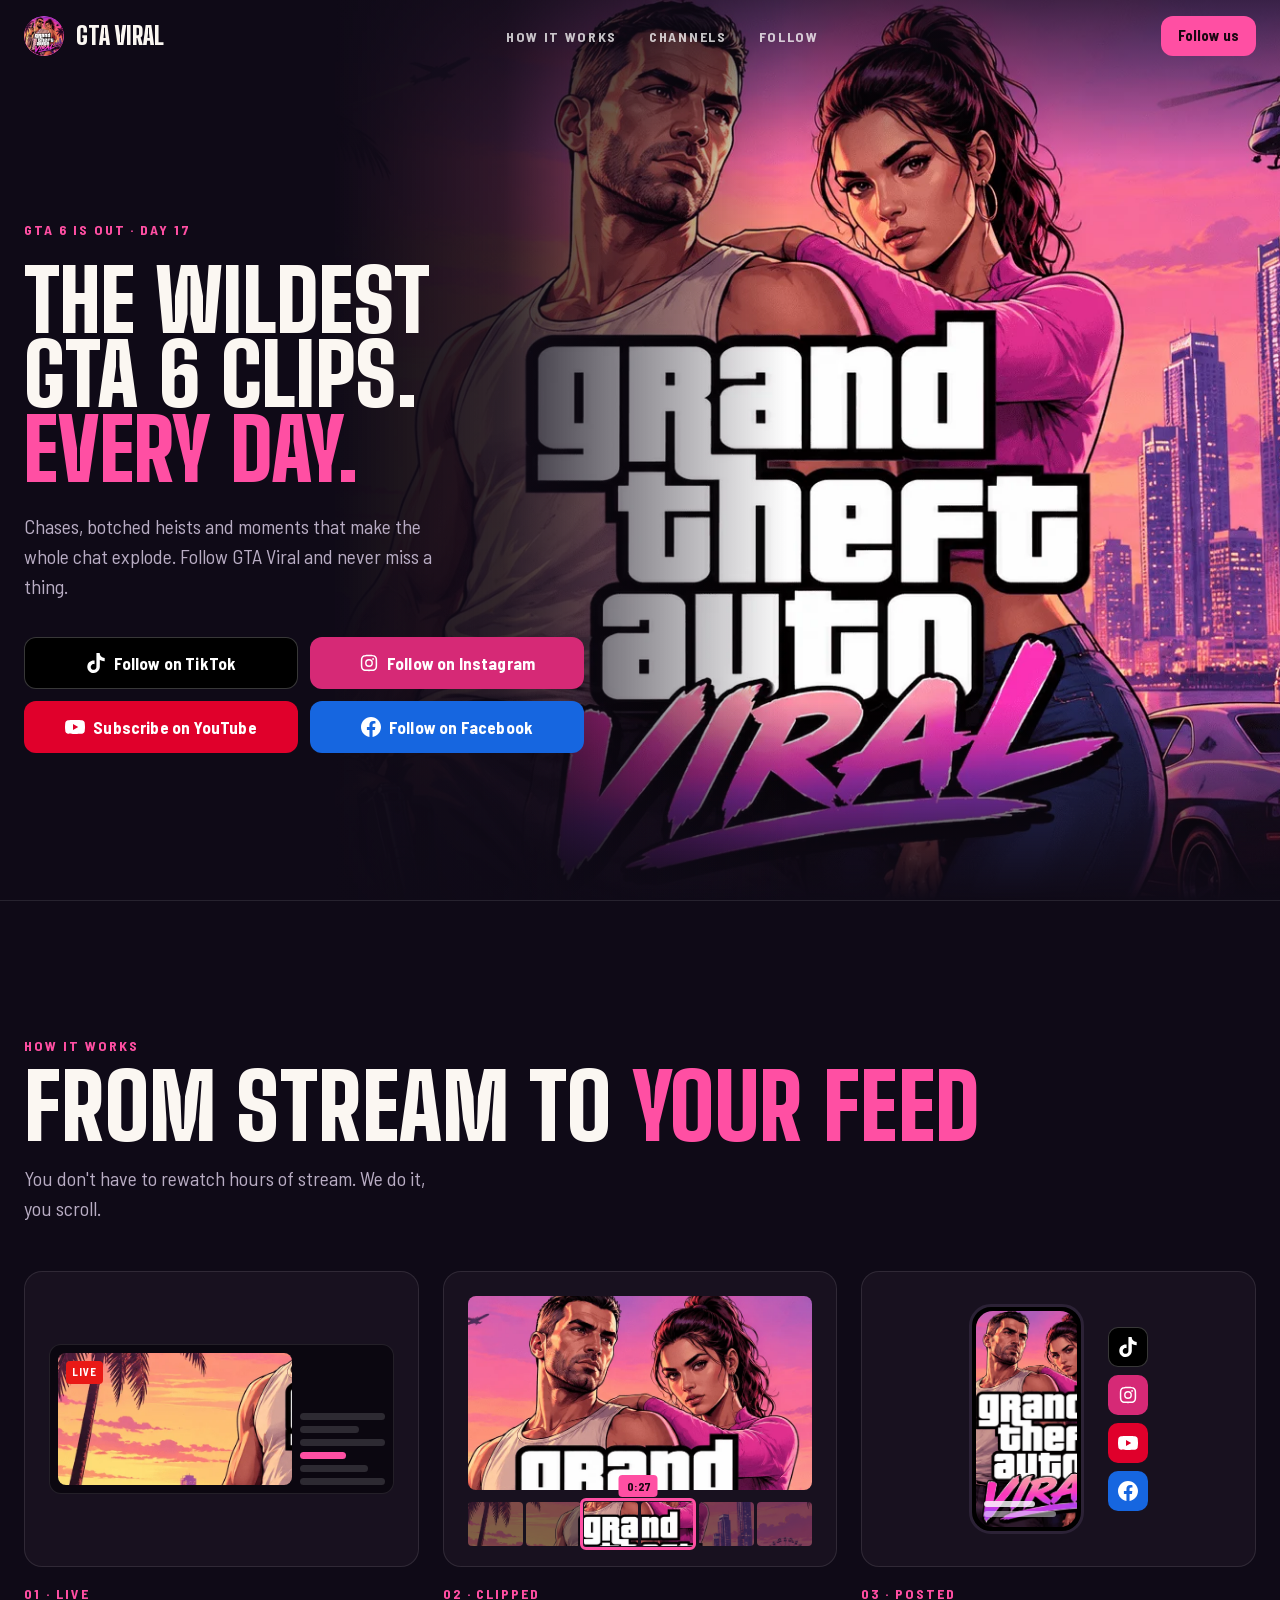
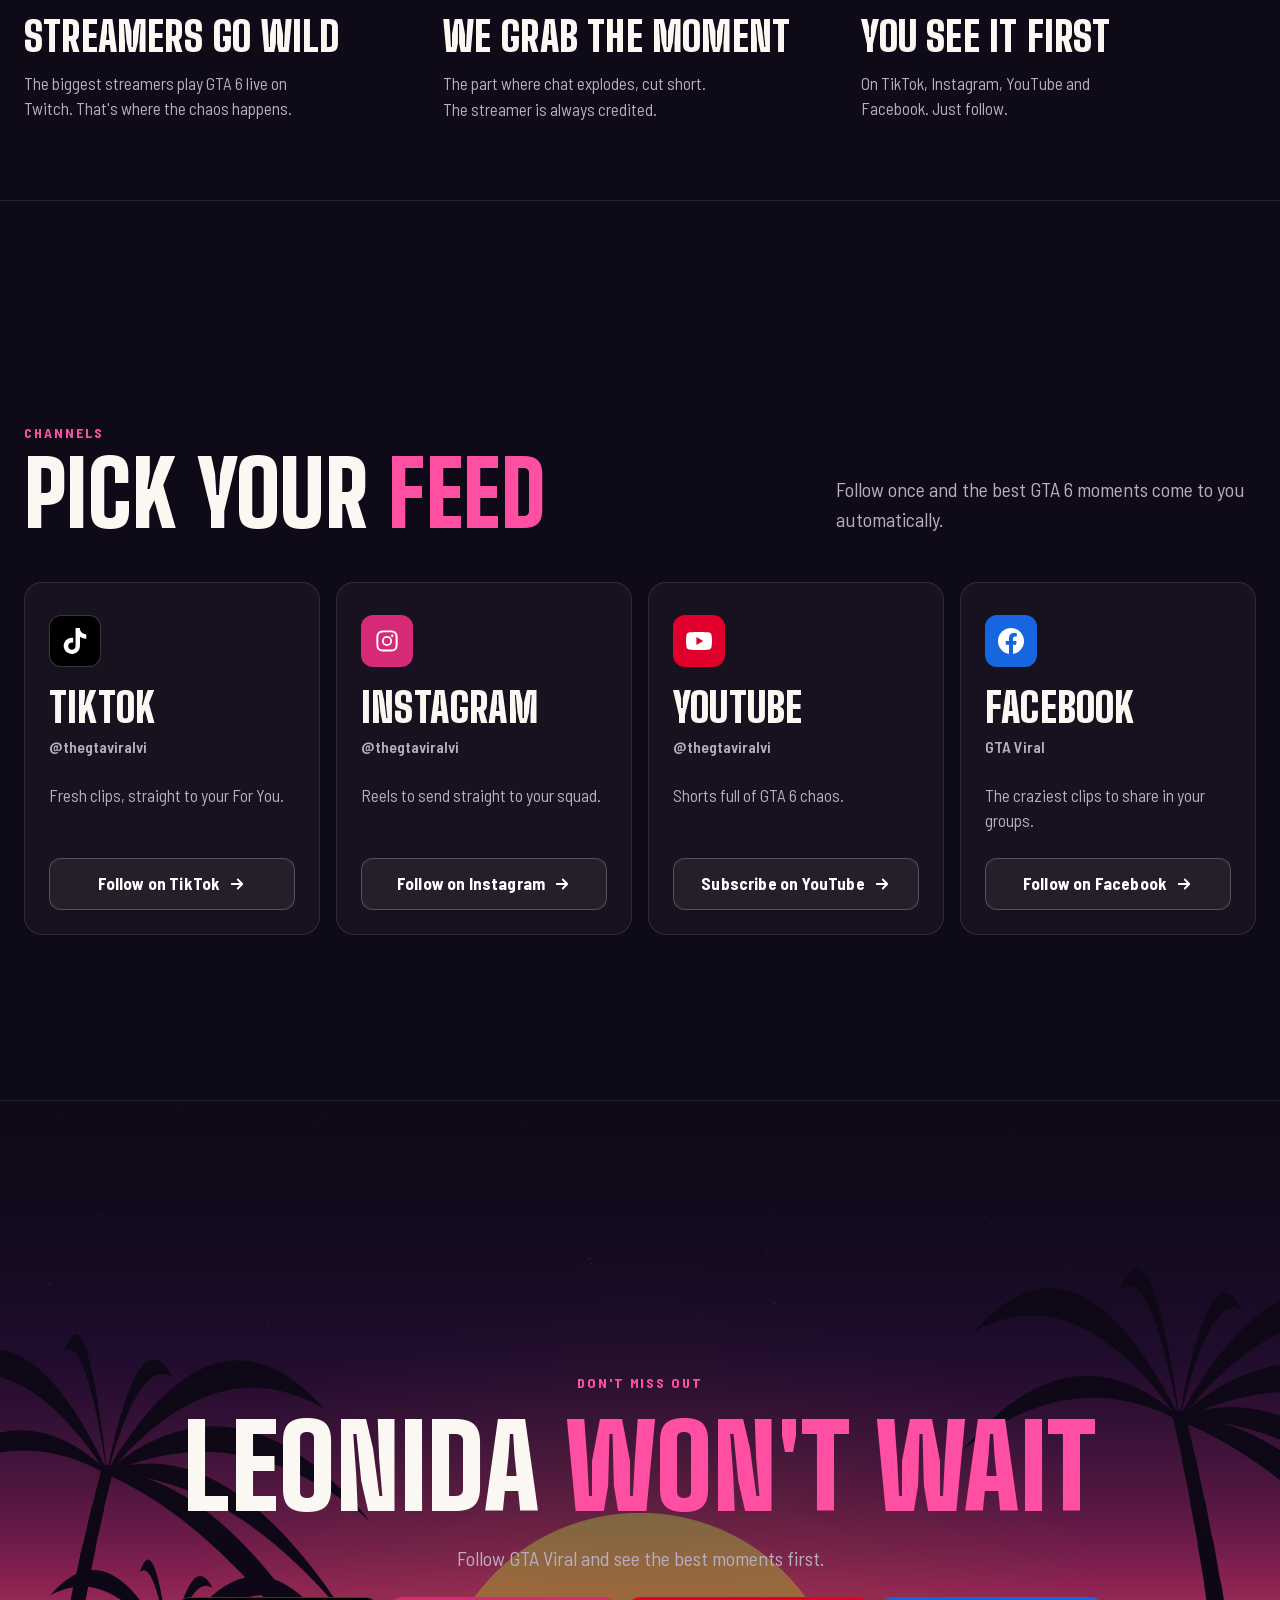
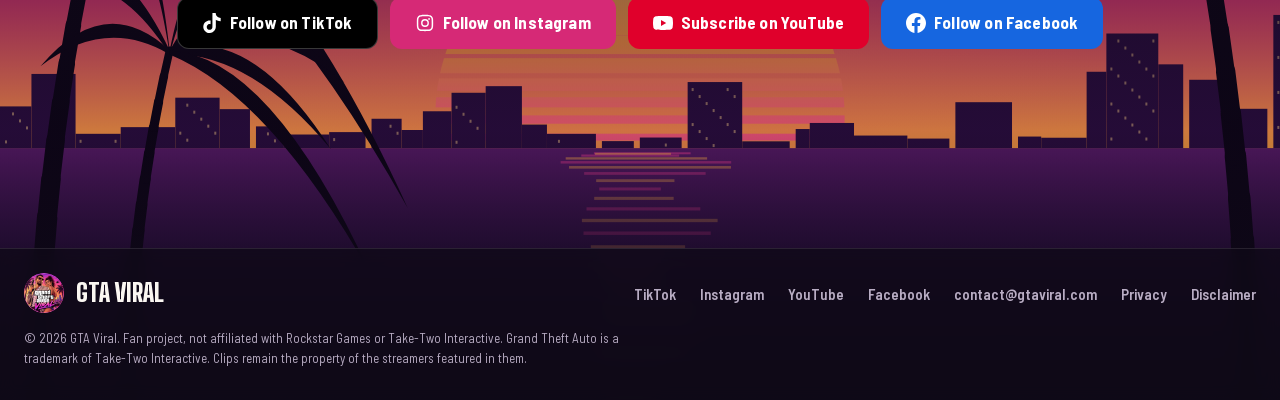
<file: index.html>
<!DOCTYPE html>
<html lang="en">
<head>
<meta charset="utf-8">
<meta name="viewport" content="width=device-width, initial-scale=1">
<title>GTA Viral | The wildest GTA 6 clips from streamers</title>
<meta name="description" content="The craziest GTA 6 moments from streamers, new every day. Follow GTA Viral (@thegtaviralvi) on TikTok, Instagram, YouTube and Facebook.">
<meta name="robots" content="index, follow, max-image-preview:large">
<meta name="theme-color" content="#12081f">
<link rel="canonical" href="https://gtaviral.com/">
<link rel="icon" href="/favicon.png" type="image/png" sizes="48x48">
<link rel="icon" href="assets/logo.webp" type="image/webp">
<link rel="apple-touch-icon" href="assets/apple-touch-icon.png">
<meta property="og:type" content="website">
<meta property="og:locale" content="en_US">
<meta property="og:site_name" content="GTA Viral">
<meta property="og:title" content="GTA Viral | The wildest GTA 6 clips from streamers">
<meta property="og:description" content="The craziest GTA 6 moments from streamers, new every day. Follow us on TikTok, Instagram, YouTube and Facebook.">
<meta property="og:url" content="https://gtaviral.com/">
<meta property="og:image" content="https://gtaviral.com/assets/og-image.jpg">
<meta property="og:image:width" content="1200">
<meta property="og:image:height" content="630">
<meta property="og:image:alt" content="GTA Viral key art at sunset">
<meta name="twitter:card" content="summary_large_image">
<meta name="twitter:title" content="GTA Viral | The wildest GTA 6 clips from streamers">
<meta name="twitter:description" content="The craziest GTA 6 moments from streamers, new every day.">
<meta name="twitter:image" content="https://gtaviral.com/assets/og-image.jpg">
<script type="application/ld+json">
{"@context":"https://schema.org","@graph":[
 {"@type":"Organization","@id":"https://gtaviral.com/#org","name":"GTA Viral","alternateName":"thegtaviralvi","email":"contact@gtaviral.com","url":"https://gtaviral.com/","logo":"https://gtaviral.com/assets/logo.webp",
  "sameAs":["https://www.tiktok.com/@thegtaviralvi","https://www.instagram.com/thegtaviralvi","https://www.youtube.com/@thegtaviralvi","https://www.facebook.com/thegtaviralvi"]},
 {"@type":"WebSite","@id":"https://gtaviral.com/#website","name":"GTA Viral","url":"https://gtaviral.com/","inLanguage":"en-US","publisher":{"@id":"https://gtaviral.com/#org"}}
]}
</script>
<link rel="stylesheet" href="assets/fonts.css">
<link rel="preload" as="image" href="assets/banner.webp" fetchpriority="high">
<style>
/* Three screens: hero with key art, channels, closer with footer.
   One fixed dark theme. Color comes from the key art; the interface itself is flat:
   no gradient text, no glow, one accent color. */
:root{
  --bg:#0f0a17;
  --surface:#18111f;
  --surface-2:#211829;
  --line:rgba(255,255,255,.10);
  --line-strong:rgba(255,255,255,.22);
  --text:#fbf7f2;
  --muted:#b9adc4;
  --accent:#ff4fa3;        /* pink from the VIRAL logo */
  --accent-ink:#1a0712;

  --tiktok:#000; --instagram:#d62976; --youtube:#e0002b; --facebook:#1666e0;

  --display:"Big Shoulders Display","Impact","Arial Narrow",sans-serif;
  --body:"Barlow Semi Condensed","Arial Narrow",system-ui,sans-serif;

  --s1:4px; --s2:8px; --s3:12px; --s4:16px; --s5:24px; --s6:32px; --s7:48px; --s8:64px; --s9:96px;
  --r:12px; --r-lg:18px;
  --nav-h:72px;
  --container:1240px;
  --ease:cubic-bezier(.2,.7,.2,1);
  color-scheme:dark;
}
*,*::before,*::after{box-sizing:border-box}
html{scroll-behavior:smooth}
body{margin:0;background:var(--bg);color:var(--text);font-family:var(--body);font-size:18px;line-height:1.5;-webkit-font-smoothing:antialiased}
img,svg,canvas{display:block;max-width:100%}
a{color:inherit}
h1,h2,h3,p{margin:0}
h1,h2,h3{font-family:var(--display);font-weight:900;text-transform:uppercase;line-height:.88;letter-spacing:.005em;text-wrap:balance}
.accent{color:var(--accent)}
:focus-visible{outline:2px solid var(--text);outline-offset:3px}
@media (prefers-reduced-motion:reduce){html{scroll-behavior:auto}*{transition:none!important}}
.container{width:min(var(--container),100% - 2*var(--s5));margin-inline:auto}
.label{font-size:14px;font-weight:700;letter-spacing:.14em;text-transform:uppercase;color:var(--accent)}
.sub{font-size:20px;color:var(--muted);max-width:42ch}

/* Screens: on desktop one viewport per section */
.screen{position:relative}
@media (min-width:1024px) and (min-height:700px){
  html{scroll-snap-type:y proximity}
  .screen{min-height:100svh;scroll-snap-align:start}
}

/* ---------- Buttons ---------- */
.btn{display:inline-flex;align-items:center;justify-content:center;gap:var(--s2);height:52px;padding:0 var(--s5);
  border-radius:var(--r);border:1px solid transparent;font:700 17px/1 var(--body);letter-spacing:.01em;
  text-decoration:none;white-space:nowrap;color:#fff;cursor:pointer;
  transition:background-color .15s var(--ease),border-color .15s var(--ease),transform .1s var(--ease)}
.btn svg{width:20px;height:20px;fill:currentColor;flex:none}
.btn:active{transform:scale(.97)}
.btn--tiktok{background:var(--tiktok);border-color:var(--line-strong)}
.btn--tiktok:hover{background:#1c1c1c}
.btn--instagram{background:var(--instagram)}
.btn--instagram:hover{background:#e73a88}
.btn--youtube{background:var(--youtube)}
.btn--youtube:hover{background:#f5133f}
.btn--facebook{background:var(--facebook)}
.btn--facebook:hover{background:#2a77ee}
.btn--accent{background:var(--accent);color:var(--accent-ink)}
.btn--accent:hover{background:#ff6cb4}
.btn--sm{height:40px;padding:0 var(--s4);font-size:15px}
.btn-row{display:flex;flex-wrap:wrap;gap:var(--s3)}
.btn-row .v{white-space:pre}

/* ---------- Navigation: transparent over the key art, fixed on scroll ---------- */
.nav{position:fixed;inset:0 0 auto;z-index:30;height:var(--nav-h);transition:background-color .2s,border-color .2s;border-bottom:1px solid transparent}
.nav.is-solid{background:rgba(15,10,23,.9);backdrop-filter:blur(12px);-webkit-backdrop-filter:blur(12px);border-color:var(--line)}
.nav .container{display:flex;align-items:center;justify-content:space-between;gap:var(--s5);height:100%}
.brand{display:inline-flex;align-items:center;gap:var(--s3);text-decoration:none;font-family:var(--display);font-weight:900;font-size:24px;text-transform:uppercase}
.brand img{width:40px;height:40px;border-radius:50%}
.nav-links{display:flex;gap:var(--s6);list-style:none;margin:0;padding:0}
.nav-links a{font-size:14px;font-weight:700;letter-spacing:.12em;text-transform:uppercase;text-decoration:none;color:rgba(255,255,255,.75);transition:color .15s}
.nav-links a:hover{color:#fff}
@media (max-width:720px){.nav-links{display:none}}

/* ---------- Hero ---------- */
.hero{display:flex;align-items:center;overflow:hidden;isolation:isolate;padding-top:var(--nav-h)}
.hero-art{position:absolute;inset:0 0 0 auto;width:74%;z-index:-1}
.hero-art img{width:100%;height:100%;object-fit:cover;object-position:50% 40%}
.hero-art::after{content:"";position:absolute;inset:0;
  background:linear-gradient(90deg,var(--bg) 0%,rgba(15,10,23,.85) 18%,rgba(15,10,23,0) 48%),
             linear-gradient(0deg,var(--bg) 0%,rgba(15,10,23,0) 22%),
             linear-gradient(180deg,rgba(15,10,23,.7) 0%,rgba(15,10,23,0) 18%)}
.hero-copy{display:grid;gap:var(--s5);max-width:560px;padding-block:var(--s8)}
.hero h1{font-size:clamp(60px,6.6vw,108px)}
.hero .btn-row{margin-top:var(--s3);max-width:560px}
.hero .btn-row .btn{flex:1 1 calc(50% - var(--s3))}
@media (max-width:1023px){
  .hero{flex-direction:column;align-items:stretch;padding-top:var(--nav-h)}
  .hero-art{position:relative;width:100%;inset:auto;aspect-ratio:1672/941}
  .hero-art::after{background:linear-gradient(0deg,var(--bg) 0%,rgba(15,10,23,0) 35%)}
  .hero-copy{max-width:none;padding-block:var(--s5) var(--s8)}
  .hero h1{font-size:clamp(52px,13vw,96px)}
}
@media (max-width:520px){.hero .btn-row .v{display:none}}


/* ---------- How it works ---------- */
.how{display:flex;flex-direction:column;justify-content:center;padding-block:calc(var(--nav-h) + var(--s7)) var(--s8);border-top:1px solid var(--line)}
.how-head{display:flex;flex-wrap:wrap;align-items:flex-end;justify-content:space-between;gap:var(--s4) var(--s7);margin-bottom:var(--s7)}
.how-head > div{display:grid;gap:var(--s3)}
.how h2{font-size:clamp(56px,7vw,104px)}
.steps{display:grid;grid-template-columns:repeat(3,minmax(0,1fr));gap:var(--s5);list-style:none;margin:0;padding:0}
@media (max-width:860px){.steps{grid-template-columns:1fr}}
.step{display:grid;gap:var(--s4);align-content:start}
.step-visual{position:relative;aspect-ratio:4/3;border-radius:var(--r-lg);overflow:hidden;background:var(--surface);border:1px solid var(--line);display:grid;place-items:center;padding:var(--s5)}
.step-num{font-size:14px;font-weight:700;letter-spacing:.14em;text-transform:uppercase;color:var(--accent)}
.step h3{font-size:40px}
.step p{font-size:17px;color:var(--muted);max-width:36ch}
.art{background-image:url(assets/banner.webp);background-repeat:no-repeat}
/* 1: livestream */
.player{width:100%;display:grid;grid-template-columns:1fr 26%;gap:var(--s2);background:#0b0710;border:1px solid var(--line);border-radius:var(--r);padding:var(--s2)}
.player .screen-img{aspect-ratio:16/9;border-radius:8px;background-size:300%;background-position:0% 45%;position:relative}
.live{position:absolute;top:8px;left:8px;background:#e91916;color:#fff;font-size:11px;font-weight:700;letter-spacing:.08em;padding:3px 6px;border-radius:4px}
.chat{display:grid;gap:6px;align-content:end}
.chat i{display:block;height:7px;border-radius:4px;background:rgba(255,255,255,.14)}
.chat i:nth-child(2){width:70%}.chat i:nth-child(4){width:55%;background:var(--accent)}.chat i:nth-child(5){width:80%}
/* 2: cutting */
.cut{width:100%;display:grid;gap:var(--s3)}
.cut-preview{aspect-ratio:16/9;border-radius:8px;background-size:220%;background-position:48% 4%}
.strip{position:relative;display:grid;grid-template-columns:repeat(6,1fr);gap:3px;height:44px}
.strip span{border-radius:4px;background-size:600%;opacity:.45}
.strip span:nth-child(1){background-position:0% 40%}.strip span:nth-child(2){background-position:20% 40%}.strip span:nth-child(3){background-position:40% 40%;opacity:1}
.strip span:nth-child(4){background-position:60% 40%;opacity:1}.strip span:nth-child(5){background-position:80% 40%}.strip span:nth-child(6){background-position:100% 40%}
.strip .sel{position:absolute;top:-4px;bottom:-4px;left:calc(33.3% - 2px);width:calc(33.3% + 1px);border:3px solid var(--accent);border-radius:6px}
.strip .sel b{position:absolute;top:-26px;left:50%;transform:translateX(-50%);background:var(--accent);color:var(--accent-ink);font-size:12px;font-weight:700;padding:2px 8px;border-radius:4px}
/* 3: feed */
.feed{display:flex;align-items:center;gap:var(--s5);height:100%}
.phone{height:100%;max-height:230px;aspect-ratio:9/18;border-radius:22px;border:3px solid #2c2236;background:#000;padding:4px;position:relative}
.phone .clip{width:100%;height:100%;border-radius:17px;background-size:auto 100%;background-position:44% 0}
.phone .who{position:absolute;left:12px;bottom:14px;right:12px;display:grid;gap:4px}
.phone .who i{display:block;height:6px;border-radius:3px;background:rgba(255,255,255,.8);width:60%}
.phone .who i+i{width:85%;background:rgba(255,255,255,.45)}
.feed-icons{display:grid;gap:var(--s2)}
.feed-icons span{width:40px;height:40px;border-radius:10px;display:grid;place-items:center}
.feed-icons svg{width:20px;height:20px;fill:#fff}

/* ---------- Channels ---------- */
.channels{display:flex;flex-direction:column;justify-content:center;padding-block:calc(var(--nav-h) + var(--s7)) var(--s8);border-top:1px solid var(--line)}
.channels-head{display:flex;flex-wrap:wrap;align-items:flex-end;justify-content:space-between;gap:var(--s4) var(--s7);margin-bottom:var(--s7)}
.channels-head > div{display:grid;gap:var(--s3)}
.channels h2{font-size:clamp(56px,7vw,104px)}
.cards{display:grid;grid-template-columns:repeat(4,minmax(0,1fr));gap:var(--s4)}
@media (max-width:1023px){.cards{grid-template-columns:repeat(2,minmax(0,1fr))}}
@media (max-width:560px){.cards{grid-template-columns:1fr}.card{padding:var(--s5);gap:var(--s4)}.card h3{font-size:32px}.card p{min-height:0}}
.card{--c:var(--accent);position:relative;display:flex;flex-direction:column;gap:var(--s5);padding:var(--s6) var(--s5) var(--s5);
  background:var(--surface);border:1px solid var(--line);border-radius:var(--r-lg);
  transition:border-color .2s var(--ease),background-color .2s var(--ease)}
.card:hover{border-color:var(--c);background:var(--surface-2)}
.card:active{transform:scale(.99)}
.card-icon{width:52px;height:52px;border-radius:var(--r);display:grid;place-items:center;background:var(--c)}
.card-icon svg{width:26px;height:26px;fill:#fff}
.card-body{display:grid;gap:var(--s2)}
.card h3{font-size:40px}
.card .handle{font-size:16px;font-weight:600;color:var(--muted)}
.card p{font-size:17px;color:var(--muted);min-height:3em}
.card .btn{margin-top:auto;background:rgba(255,255,255,.06);border-color:var(--line-strong)}
.card:hover .btn{background:var(--c);border-color:var(--c)}
.card .btn .arrow{width:18px;height:18px;fill:none;stroke:currentColor;stroke-width:2.4;transition:transform .15s var(--ease)}
.card:hover .btn .arrow{transform:translateX(3px)}
.card .btn::after{content:"";position:absolute;inset:0;border-radius:var(--r-lg)}
.card--tiktok{--c:#000}.card--tiktok .card-icon{border:1px solid var(--line-strong)}.card--tiktok:hover{border-color:#fff}.card--tiktok:hover .btn{border-color:#fff}
.card--instagram{--c:var(--instagram)}
.card--youtube{--c:var(--youtube)}
.card--facebook{--c:var(--facebook)}

/* ---------- Closer + footer ---------- */
.closing{display:flex;flex-direction:column;overflow:hidden;isolation:isolate;border-top:1px solid var(--line)}
.closing canvas{position:absolute;inset:0;width:100%;height:100%;z-index:-2}
.closing::before{content:"";position:absolute;inset:0;z-index:-1;background:linear-gradient(180deg,var(--bg) 0%,rgba(15,10,23,.55) 45%,rgba(15,10,23,.2) 70%,rgba(15,10,23,.85) 100%)}
.closing-cta{flex:1;display:grid;align-content:center;justify-items:center;text-align:center;gap:var(--s5);padding-block:calc(var(--nav-h) + var(--s7)) var(--s7)}
.closing h2{font-size:clamp(64px,9vw,148px)}
.closing .btn-row{justify-content:center}
.footer{padding-block:var(--s5) var(--s6);border-top:1px solid var(--line);background:rgba(15,10,23,.75);backdrop-filter:blur(8px);-webkit-backdrop-filter:blur(8px)}
.footer-row{display:flex;flex-wrap:wrap;align-items:center;justify-content:space-between;gap:var(--s4) var(--s6)}
.footer-links{display:flex;flex-wrap:wrap;gap:var(--s5);list-style:none;margin:0;padding:0}
.footer-links a{font-size:15px;font-weight:600;color:var(--muted);text-decoration:none}
.footer-links a:hover{color:var(--text)}
.legal{margin-top:var(--s4);font-size:13px;color:var(--muted);max-width:90ch}
@media (max-width:720px){.closing .btn-row{display:grid;grid-template-columns:1fr 1fr;width:100%}.closing .btn-row .v{display:none}}

/* ---------- Mobile: sticky social bar ---------- */
.sticky{display:none}
@media (max-width:720px){
  .sticky{display:flex;align-items:center;gap:var(--s2);position:fixed;left:0;right:0;bottom:0;z-index:40;
    padding:var(--s3) var(--s4) calc(var(--s3) + env(safe-area-inset-bottom));background:rgba(15,10,23,.95);
    border-top:1px solid var(--line);transform:translateY(110%);transition:transform .25s var(--ease)}
  .sticky.is-visible{transform:none}
  .sticky strong{font-family:var(--display);font-weight:900;text-transform:uppercase;font-size:20px;white-space:nowrap;margin-right:auto}
  .sticky a{width:44px;height:44px;border-radius:var(--r);display:grid;place-items:center}
  .sticky svg{width:20px;height:20px;fill:#fff}
  body{padding-bottom:76px}
}
</style>
</head>
<body>

<svg width="0" height="0" style="position:absolute" aria-hidden="true">
  <defs>
    <symbol id="i-tiktok" viewBox="0 0 24 24"><path d="M12.53.02c1.31-.02 2.61-.01 3.91-.02.08 1.53.63 3.09 1.75 4.17 1.12 1.11 2.7 1.62 4.24 1.79v4.03c-1.44-.05-2.89-.35-4.2-.97-.57-.26-1.1-.59-1.62-.93-.01 2.92.01 5.84-.02 8.75-.08 1.4-.54 2.79-1.35 3.94-1.31 1.92-3.58 3.17-5.91 3.21-1.43.08-2.86-.31-4.08-1.03-2.02-1.19-3.44-3.37-3.65-5.71-.02-.5-.03-1-.01-1.49.18-1.9 1.12-3.72 2.58-4.96 1.66-1.44 3.98-2.13 6.15-1.72.02 1.48-.04 2.96-.04 4.44-.99-.32-2.15-.23-3.02.37-.63.41-1.11 1.04-1.36 1.75-.21.51-.15 1.07-.14 1.61.24 1.64 1.82 3.02 3.5 2.87 1.12-.01 2.19-.66 2.77-1.61.19-.33.4-.67.41-1.06.1-1.79.06-3.57.07-5.36.01-4.03-.01-8.05.02-12.07z"/></symbol>
    <symbol id="i-instagram" viewBox="0 0 24 24"><path d="M12 7.3A4.7 4.7 0 1 0 12 16.7 4.7 4.7 0 0 0 12 7.3zm0 7.7a3 3 0 1 1 0-6 3 3 0 0 1 0 6zm4.9-8.98a1.1 1.1 0 1 1 0 2.2 1.1 1.1 0 0 1 0-2.2zM12 2.2c-2.66 0-3 .01-4.04.06-1.04.05-1.76.21-2.38.46a4.8 4.8 0 0 0-1.74 1.13A4.8 4.8 0 0 0 2.71 5.6c-.24.62-.41 1.34-.46 2.38C2.2 9.02 2.2 9.36 2.2 12s.01 2.98.06 4.02c.05 1.04.21 1.76.46 2.38.25.65.59 1.2 1.13 1.74.55.55 1.1.88 1.74 1.13.62.24 1.34.41 2.38.46 1.04.05 1.38.06 4.04.06s2.98-.01 4.02-.06c1.04-.05 1.76-.21 2.38-.46a4.8 4.8 0 0 0 1.74-1.13 4.8 4.8 0 0 0 1.13-1.74c.24-.62.41-1.34.46-2.38.05-1.04.06-1.38.06-4.02s-.01-2.98-.06-4.02c-.05-1.04-.21-1.76-.46-2.38a4.8 4.8 0 0 0-1.13-1.74 4.8 4.8 0 0 0-1.74-1.13c-.62-.24-1.34-.41-2.38-.46C14.98 2.21 14.64 2.2 12 2.2zm0 1.76c2.6 0 2.92.01 3.94.06.95.04 1.47.2 1.81.33.46.18.78.39 1.12.73.34.34.55.66.73 1.12.13.34.29.86.33 1.81.05 1.02.06 1.33.06 3.94s-.01 2.92-.06 3.94c-.04.95-.2 1.47-.33 1.81-.18.46-.39.78-.73 1.12-.34.34-.66.55-1.12.73-.34.13-.86.29-1.81.33-1.02.05-1.33.06-3.94.06s-2.92-.01-3.94-.06c-.95-.04-1.47-.2-1.81-.33a3 3 0 0 1-1.12-.73 3 3 0 0 1-.73-1.12c-.13-.34-.29-.86-.33-1.81C3.97 14.92 3.96 14.6 3.96 12s.01-2.92.06-3.94c.04-.95.2-1.47.33-1.81.18-.46.39-.78.73-1.12.34-.34.66-.55 1.12-.73.34-.13.86-.29 1.81-.33C9.08 3.97 9.4 3.96 12 3.96z"/></symbol>
    <symbol id="i-youtube" viewBox="0 0 24 24"><path d="M23.5 6.2a3 3 0 0 0-2.1-2.1C19.5 3.6 12 3.6 12 3.6s-7.5 0-9.4.5A3 3 0 0 0 .5 6.2 31.4 31.4 0 0 0 0 12a31.4 31.4 0 0 0 .5 5.8 3 3 0 0 0 2.1 2.1c1.9.5 9.4.5 9.4.5s7.5 0 9.4-.5a3 3 0 0 0 2.1-2.1A31.4 31.4 0 0 0 24 12a31.4 31.4 0 0 0-.5-5.8zM9.6 15.6V8.4l6.3 3.6-6.3 3.6z"/></symbol>
    <symbol id="i-facebook" viewBox="0 0 24 24"><path d="M24 12.07C24 5.4 18.63 0 12 0S0 5.4 0 12.07C0 18.1 4.39 23.1 10.13 24v-8.44H7.08v-3.49h3.05V9.41c0-3.02 1.79-4.69 4.53-4.69 1.31 0 2.68.23 2.68.23v2.97h-1.51c-1.49 0-1.96.93-1.96 1.89v2.26h3.33l-.53 3.49h-2.8V24C19.61 23.1 24 18.1 24 12.07z"/></symbol>
    <symbol id="i-arrow" viewBox="0 0 24 24"><path d="M5 12h14M13 6l6 6-6 6" stroke-linecap="round" stroke-linejoin="round"/></symbol>
  </defs>
</svg>

<nav class="nav" aria-label="Main menu">
  <div class="container">
    <a class="brand" href="#top"><img src="assets/logo.webp" alt="" width="40" height="40">GTA Viral</a>
    <ul class="nav-links">
      <li><a href="#how-it-works">How it works</a></li>
      <li><a href="#channels">Channels</a></li>
      <li><a href="#follow">Follow</a></li>
    </ul>
    <a class="btn btn--accent btn--sm" href="#channels">Follow us</a>
  </div>
</nav>

<main>
  <header class="screen hero" id="top">
    <div class="hero-art">
      <img src="assets/banner.webp" alt="GTA Viral key art: two characters at sunset in front of the skyline, with the GTA Viral logo" width="1672" height="941" fetchpriority="high">
    </div>
    <div class="container">
      <div class="hero-copy">
        <span class="label" id="status">GTA 6 is out</span>
        <h1>The wildest GTA&nbsp;6 clips. <span class="accent">Every day.</span></h1>
        <p class="sub">Chases, botched heists and moments that make the whole chat explode. Follow GTA Viral and never miss a thing.</p>
        <div class="btn-row" id="hero-socials">
          <a class="btn btn--tiktok" href="https://www.tiktok.com/@thegtaviralvi" target="_blank" rel="noopener"><svg aria-hidden="true"><use href="#i-tiktok"/></svg><span><span class="v">Follow on </span>TikTok</span></a>
          <a class="btn btn--instagram" href="https://www.instagram.com/thegtaviralvi" target="_blank" rel="noopener"><svg aria-hidden="true"><use href="#i-instagram"/></svg><span><span class="v">Follow on </span>Instagram</span></a>
          <a class="btn btn--youtube" href="https://www.youtube.com/@thegtaviralvi?sub_confirmation=1" target="_blank" rel="noopener"><svg aria-hidden="true"><use href="#i-youtube"/></svg><span><span class="v">Subscribe on </span>YouTube</span></a>
          <a class="btn btn--facebook" href="https://www.facebook.com/thegtaviralvi" target="_blank" rel="noopener"><svg aria-hidden="true"><use href="#i-facebook"/></svg><span><span class="v">Follow on </span>Facebook</span></a>
        </div>
      </div>
    </div>
  </header>

  <section class="screen how" id="how-it-works" aria-labelledby="how-title">
    <div class="container">
      <div class="how-head">
        <div>
          <span class="label">How it works</span>
          <h2 id="how-title">From stream to <span class="accent">your feed</span></h2>
        </div>
        <p class="sub">You don't have to rewatch hours of stream. We do it, you scroll.</p>
      </div>
      <ol class="steps">
        <li class="step">
          <div class="step-visual" aria-hidden="true">
            <div class="player">
              <div class="screen-img art"><span class="live">LIVE</span></div>
              <div class="chat"><i></i><i></i><i></i><i></i><i></i><i></i></div>
            </div>
          </div>
          <span class="step-num">01 · Live</span>
          <h3>Streamers go wild</h3>
          <p>The biggest streamers play GTA 6 live on Twitch. That's where the chaos happens.</p>
        </li>
        <li class="step">
          <div class="step-visual" aria-hidden="true">
            <div class="cut">
              <div class="cut-preview art"></div>
              <div class="strip"><span class="art"></span><span class="art"></span><span class="art"></span><span class="art"></span><span class="art"></span><span class="art"></span><div class="sel"><b>0:27</b></div></div>
            </div>
          </div>
          <span class="step-num">02 · Clipped</span>
          <h3>We grab the moment</h3>
          <p>The part where chat explodes, cut short. The streamer is always credited.</p>
        </li>
        <li class="step">
          <div class="step-visual" aria-hidden="true">
            <div class="feed">
              <div class="phone"><div class="clip art"></div><div class="who"><i></i><i></i></div></div>
              <div class="feed-icons">
                <span style="background:var(--tiktok);border:1px solid var(--line-strong)"><svg><use href="#i-tiktok"/></svg></span>
                <span style="background:var(--instagram)"><svg><use href="#i-instagram"/></svg></span>
                <span style="background:var(--youtube)"><svg><use href="#i-youtube"/></svg></span>
                <span style="background:var(--facebook)"><svg><use href="#i-facebook"/></svg></span>
              </div>
            </div>
          </div>
          <span class="step-num">03 · Posted</span>
          <h3>You see it first</h3>
          <p>On TikTok, Instagram, YouTube and Facebook. Just follow.</p>
        </li>
      </ol>
    </div>
  </section>

  <section class="screen channels" id="channels" aria-labelledby="channels-title">
    <div class="container">
      <div class="channels-head">
        <div>
          <span class="label">Channels</span>
          <h2 id="channels-title">Pick your <span class="accent">feed</span></h2>
        </div>
        <p class="sub">Follow once and the best GTA 6 moments come to you automatically.</p>
      </div>
      <div class="cards">
        <article class="card card--tiktok">
          <span class="card-icon"><svg aria-hidden="true"><use href="#i-tiktok"/></svg></span>
          <div class="card-body"><h3>TikTok</h3><span class="handle">@thegtaviralvi</span></div>
          <p>Fresh clips, straight to your For You.</p>
          <a class="btn" href="https://www.tiktok.com/@thegtaviralvi" target="_blank" rel="noopener">Follow on TikTok<svg class="arrow" aria-hidden="true"><use href="#i-arrow"/></svg></a>
        </article>
        <article class="card card--instagram">
          <span class="card-icon"><svg aria-hidden="true"><use href="#i-instagram"/></svg></span>
          <div class="card-body"><h3>Instagram</h3><span class="handle">@thegtaviralvi</span></div>
          <p>Reels to send straight to your squad.</p>
          <a class="btn" href="https://www.instagram.com/thegtaviralvi" target="_blank" rel="noopener">Follow on Instagram<svg class="arrow" aria-hidden="true"><use href="#i-arrow"/></svg></a>
        </article>
        <article class="card card--youtube">
          <span class="card-icon"><svg aria-hidden="true"><use href="#i-youtube"/></svg></span>
          <div class="card-body"><h3>YouTube</h3><span class="handle">@thegtaviralvi</span></div>
          <p>Shorts full of GTA 6 chaos.</p>
          <a class="btn" href="https://www.youtube.com/@thegtaviralvi?sub_confirmation=1" target="_blank" rel="noopener">Subscribe on YouTube<svg class="arrow" aria-hidden="true"><use href="#i-arrow"/></svg></a>
        </article>
        <article class="card card--facebook">
          <span class="card-icon"><svg aria-hidden="true"><use href="#i-facebook"/></svg></span>
          <div class="card-body"><h3>Facebook</h3><span class="handle">GTA Viral</span></div>
          <p>The craziest clips to share in your groups.</p>
          <a class="btn" href="https://www.facebook.com/thegtaviralvi" target="_blank" rel="noopener">Follow on Facebook<svg class="arrow" aria-hidden="true"><use href="#i-arrow"/></svg></a>
        </article>
      </div>
    </div>
  </section>

  <section class="screen closing" id="follow" aria-labelledby="follow-title">
    <canvas id="sunset" aria-hidden="true" data-sx=".5" data-sr=".16" data-hz=".72" data-palms="edges"></canvas>
    <div class="container closing-cta">
      <span class="label">Don't miss out</span>
      <h2 id="follow-title">Leonida <span class="accent">won't wait</span></h2>
      <p class="sub">Follow GTA Viral and see the best moments first.</p>
      <div class="btn-row">
        <a class="btn btn--tiktok" href="https://www.tiktok.com/@thegtaviralvi" target="_blank" rel="noopener"><svg aria-hidden="true"><use href="#i-tiktok"/></svg><span><span class="v">Follow on </span>TikTok</span></a>
        <a class="btn btn--instagram" href="https://www.instagram.com/thegtaviralvi" target="_blank" rel="noopener"><svg aria-hidden="true"><use href="#i-instagram"/></svg><span><span class="v">Follow on </span>Instagram</span></a>
        <a class="btn btn--youtube" href="https://www.youtube.com/@thegtaviralvi?sub_confirmation=1" target="_blank" rel="noopener"><svg aria-hidden="true"><use href="#i-youtube"/></svg><span><span class="v">Subscribe on </span>YouTube</span></a>
        <a class="btn btn--facebook" href="https://www.facebook.com/thegtaviralvi" target="_blank" rel="noopener"><svg aria-hidden="true"><use href="#i-facebook"/></svg><span><span class="v">Follow on </span>Facebook</span></a>
      </div>
    </div>
    <footer class="footer">
      <div class="container">
        <div class="footer-row">
          <a class="brand" href="#top"><img src="assets/logo.webp" alt="" width="40" height="40">GTA Viral</a>
          <ul class="footer-links">
            <li><a href="https://www.tiktok.com/@thegtaviralvi" target="_blank" rel="noopener">TikTok</a></li>
            <li><a href="https://www.instagram.com/thegtaviralvi" target="_blank" rel="noopener">Instagram</a></li>
            <li><a href="https://www.youtube.com/@thegtaviralvi" target="_blank" rel="noopener">YouTube</a></li>
            <li><a href="https://www.facebook.com/thegtaviralvi" target="_blank" rel="noopener">Facebook</a></li>
            <li><a href="mailto:contact@gtaviral.com">contact@gtaviral.com</a></li>
            <li><a href="privacy.html">Privacy</a></li>
            <li><a href="disclaimer.html">Disclaimer</a></li>
          </ul>
        </div>
        <p class="legal">© <span id="year">2026</span> GTA Viral. Fan project, not affiliated with Rockstar Games or Take-Two Interactive. Grand Theft Auto is a trademark of Take-Two Interactive. Clips remain the property of the streamers featured in them.</p>
      </div>
    </footer>
  </section>
</main>

<div class="sticky" aria-label="Follow GTA Viral">
  <strong>Follow GTA Viral</strong>
  <a href="https://www.tiktok.com/@thegtaviralvi" target="_blank" rel="noopener" aria-label="TikTok" style="background:var(--tiktok);border:1px solid var(--line-strong)"><svg><use href="#i-tiktok"/></svg></a>
  <a href="https://www.instagram.com/thegtaviralvi" target="_blank" rel="noopener" aria-label="Instagram" style="background:var(--instagram)"><svg><use href="#i-instagram"/></svg></a>
  <a href="https://www.youtube.com/@thegtaviralvi?sub_confirmation=1" target="_blank" rel="noopener" aria-label="YouTube" style="background:var(--youtube)"><svg><use href="#i-youtube"/></svg></a>
  <a href="https://www.facebook.com/thegtaviralvi" target="_blank" rel="noopener" aria-label="Facebook" style="background:var(--facebook)"><svg><use href="#i-facebook"/></svg></a>
</div>

<script>
(function(){
  var st=document.getElementById('status');
  if(st){var r=new Date(2026,10,19),n=new Date(),d=Math.floor((new Date(n.getFullYear(),n.getMonth(),n.getDate())-r)/864e5);
    st.textContent=d<0?(-d)+' days until GTA 6':'GTA 6 is out · day '+(d+1);}
  var y=document.getElementById('year'); if(y) y.textContent=new Date().getFullYear();
  var nav=document.querySelector('.nav');
  function onScroll(){nav.classList.toggle('is-solid',window.scrollY>20);}
  onScroll(); window.addEventListener('scroll',onScroll,{passive:true});
  if(!('IntersectionObserver' in window)) return;
  var bar=document.querySelector('.sticky'), heroBtns=document.getElementById('hero-socials');
  if(bar&&heroBtns) new IntersectionObserver(function(e){bar.classList.toggle('is-visible',!e[0].isIntersecting);}).observe(heroBtns);
})();
/* Hero: sunset on canvas */
(function(){
  var c=document.getElementById('sunset'); if(!c||!c.getContext) return;
  var ctx=c.getContext('2d'), w=0, h=0, skyline=[];
  var reduce=window.matchMedia&&matchMedia('(prefers-reduced-motion: reduce)').matches;
  function rnd(seed){return function(){seed=(seed*16807)%2147483647;return (seed-1)/2147483646;};}
  function resize(){
    var r=c.getBoundingClientRect(), dpr=Math.min(window.devicePixelRatio||1,2);
    w=r.width; h=r.height; c.width=w*dpr; c.height=h*dpr; ctx.setTransform(dpr,0,0,dpr,0,0);
    var g=rnd(7), x=-20; skyline=[];
    while(x<w+40){var bw=14+g()*44, bh=10+g()*g()*120; skyline.push([x,bw,bh,g()]); x+=bw+(g()<.3?6:0);}
  }
  function palm(bx,by,ht,lean,sway){
    var tx=bx+lean+sway, ty=by-ht;
    ctx.strokeStyle=ctx.fillStyle='#0c0416'; ctx.lineCap='round';
    for(var i=0;i<14;i++){var t=i/14,t2=(i+1)/14;ctx.lineWidth=Math.max(4,ht*0.045*(1-t*.55));ctx.beginPath();
      ctx.moveTo(bx+(lean+sway)*t*t,by-ht*t);ctx.lineTo(bx+(lean+sway)*t2*t2,by-ht*t2);ctx.stroke();}
    var A=[-2.7,-2.2,-1.75,-1.3,-.85,-.4,.05,.45];
    for(var j=0;j<A.length;j++){var a=A[j]+sway*.004,len=ht*(.4+((j*37)%10)/40);
      var ex=tx+Math.cos(a)*len, ey=ty+Math.sin(a)*len+len*.55, mx=tx+Math.cos(a)*len*.5, my=ty+Math.sin(a)*len*.5-len*.12;
      ctx.beginPath();ctx.moveTo(tx,ty);ctx.quadraticCurveTo(mx,my-len*.08,ex,ey);ctx.quadraticCurveTo(mx,my+len*.1,tx,ty+4);ctx.fill();}
  }
  function draw(ms){
    var t=(ms||0)/1000, wide=w>=1024, cfg=c.dataset, hz=h*parseFloat(cfg.hz||.66);
    var sky=ctx.createLinearGradient(0,0,0,hz);
    sky.addColorStop(0,'#14072a');sky.addColorStop(.4,'#4a1366');sky.addColorStop(.75,'#e8347f');sky.addColorStop(1,'#ffa040');
    ctx.fillStyle=sky;ctx.fillRect(0,0,w,hz);
    var sr=rnd(3);ctx.fillStyle='#fff3e6';
    for(var s=0;s<60;s++){var sx=sr()*w,sy=sr()*hz*.35;ctx.globalAlpha=.2+.45*(reduce?1:(.5+.5*Math.sin(t*2+s)));ctx.fillRect(sx,sy,1.4,1.4);}ctx.globalAlpha=1;
    var cx=wide?w*parseFloat(cfg.sx||.74):w*.5, R=wide?Math.min(w*parseFloat(cfg.sr||.2),h*.36):Math.min(w*.42,h*.26);
    ctx.save();ctx.beginPath();ctx.arc(cx,hz-R*.15,R,0,Math.PI*2);ctx.clip();
    var sg=ctx.createLinearGradient(0,hz-R*1.15,0,hz);sg.addColorStop(0,'#ffe27a');sg.addColorStop(.55,'#ffa040');sg.addColorStop(1,'#ff3e9a');ctx.fillStyle=sg;
    var y=hz-R*1.15, mid=hz-R*.55;ctx.fillRect(cx-R,y,R*2,mid-y);y=mid;var band=R*.09,gap=R*.02;
    while(y<hz){ctx.fillRect(cx-R,y,R*2,band);y+=band+gap;band*=.82;gap*=1.25;}
    ctx.restore();
    var gl=ctx.createRadialGradient(cx,hz,R*.2,cx,hz,R*2.4);gl.addColorStop(0,'rgba(255,120,90,.35)');gl.addColorStop(1,'rgba(255,120,90,0)');ctx.fillStyle=gl;ctx.fillRect(0,0,w,h);
    for(var b=0;b<skyline.length;b++){var k=skyline[b],bh=k[2]*(.6+Math.abs(k[0]-cx)/w*.9);ctx.fillStyle='#2a0c3f';ctx.fillRect(k[0],hz-bh,k[1],bh);
      if(k[3]>.55){ctx.fillStyle='rgba(255,210,140,.5)';for(var wy=hz-bh+6;wy<hz-4;wy+=7)for(var wx=k[0]+4;wx<k[0]+k[1]-4;wx+=7)if(((wx*13+wy*7)|0)%5===0)ctx.fillRect(wx,wy,2,3);}}
    var sea=ctx.createLinearGradient(0,hz,0,h);sea.addColorStop(0,'#5a1a6a');sea.addColorStop(.45,'#2a0d40');sea.addColorStop(1,'#12081f');ctx.fillStyle=sea;ctx.fillRect(0,hz,w,h-hz);
    for(var r=0;r<24;r++){var ry=hz+4+r*r*.55;if(ry>h)break;var sp=R*(.95-r*.025)*(.7+.3*Math.sin(t*1.6+r*.9)),off=reduce?0:Math.sin(t*1.2+r)*10;
      ctx.fillStyle=r%2?'rgba(255,170,80,'+(.55-r*.018)+')':'rgba(255,62,154,'+(.5-r*.017)+')';ctx.fillRect(cx-sp/2+off,ry,sp,2+r*.12);}
    var sw=reduce?0:Math.sin(t*.8)*5, ph=Math.min(h,w*.9);
    if(cfg.palms==='edges'){palm(w*.03,h+10,ph*.6,w*.05,sw);palm(w*.975,h+10,ph*.66,-w*.05,-sw);if(wide)palm(w*.1,h+10,ph*.4,w*.03,sw*.7);}
    else{palm(w*.985,h+10,ph*.62,-w*.05,-sw);if(wide) palm(w*.47,h+10,ph*.42,w*.03,sw*.7);}
  }
  var raf;function loop(ts){draw(ts);raf=requestAnimationFrame(loop);}
  resize(); if(reduce) draw(0); else raf=requestAnimationFrame(loop);
  window.addEventListener('resize',function(){resize();if(reduce)draw(0);});
  document.addEventListener('visibilitychange',function(){if(reduce)return;if(document.hidden)cancelAnimationFrame(raf);else raf=requestAnimationFrame(loop);});
})();
</script>
</body>
</html>
</file>
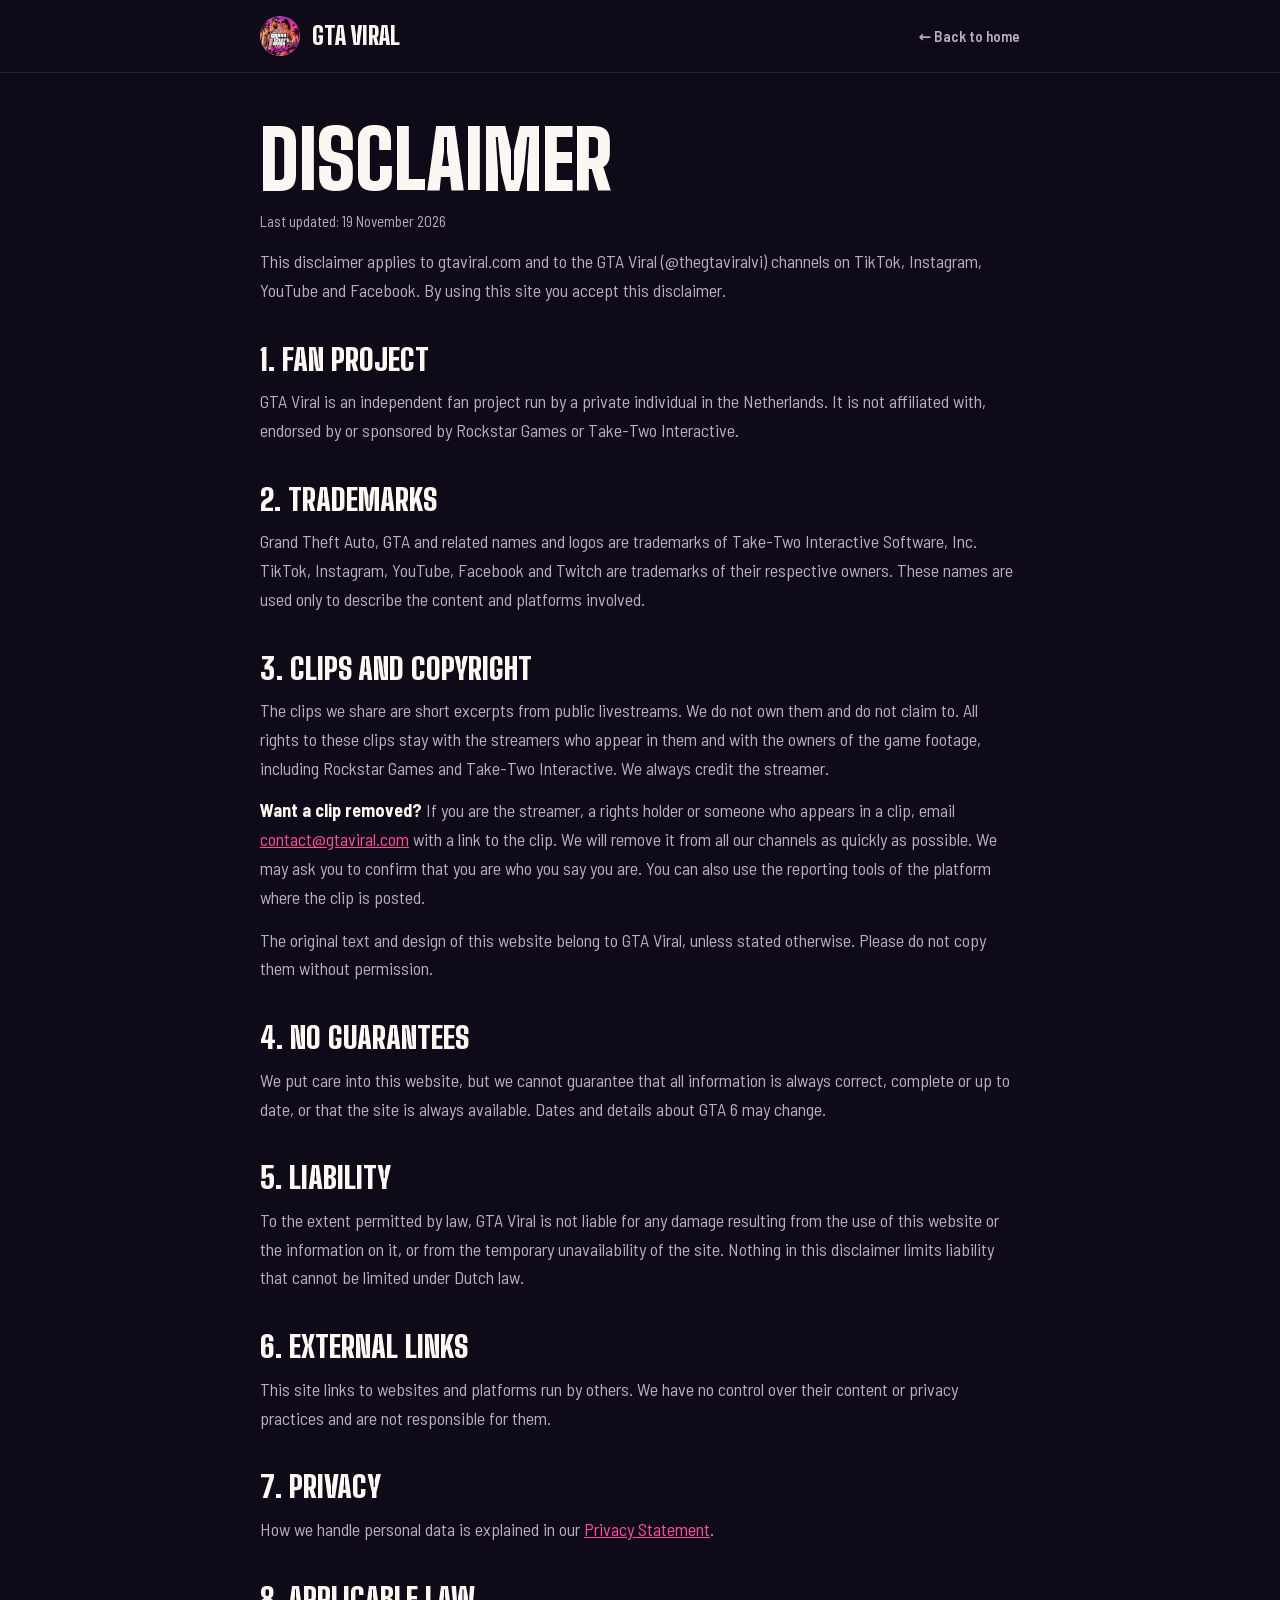
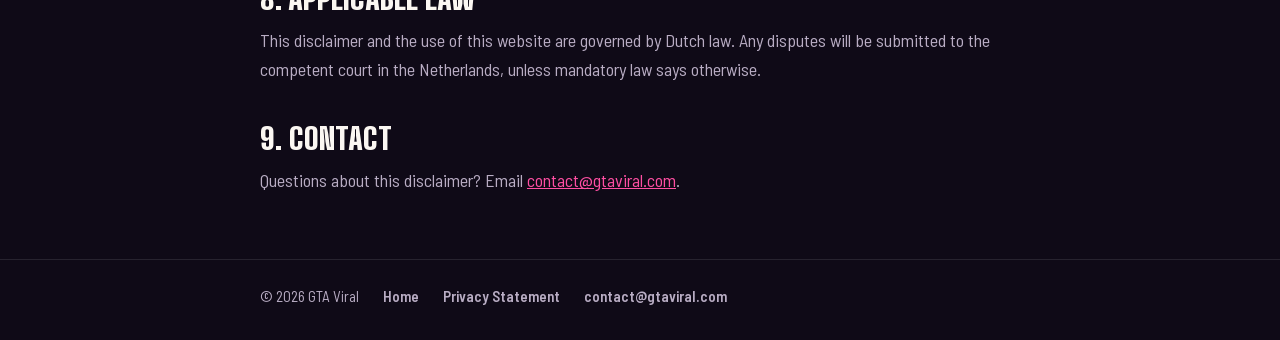
<file: disclaimer.html>
<!DOCTYPE html>
<html lang="en">
<head>
<meta charset="utf-8">
<meta name="viewport" content="width=device-width, initial-scale=1">
<title>Disclaimer | GTA Viral</title>
<meta name="description" content="Disclaimer for GTA Viral: fan project status, trademarks, clip ownership and removal requests, liability and applicable law.">
<meta name="robots" content="index, follow">
<meta name="theme-color" content="#12081f">
<link rel="canonical" href="https://gtaviral.com/disclaimer.html">
<link rel="icon" href="/favicon.png" type="image/png" sizes="48x48">
<link rel="apple-touch-icon" href="assets/apple-touch-icon.png">
<link rel="stylesheet" href="assets/fonts.css">
<link rel="stylesheet" href="assets/legal.css">
</head>
<body>

<header class="top">
  <div class="container">
    <a class="brand" href="/"><img src="assets/logo.webp" alt="" width="40" height="40">GTA Viral</a>
    <a class="back" href="/">← Back to home</a>
  </div>
</header>

<main class="container">
  <h1>Disclaimer</h1>
  <p class="updated">Last updated: 19 November 2026</p>

  <p>This disclaimer applies to gtaviral.com and to the GTA Viral (@thegtaviralvi) channels on TikTok, Instagram, YouTube and Facebook. By using this site you accept this disclaimer.</p>

  <h2>1. Fan project</h2>
  <p>GTA Viral is an independent fan project run by a private individual in the Netherlands. It is not affiliated with, endorsed by or sponsored by Rockstar Games or Take-Two Interactive.</p>

  <h2>2. Trademarks</h2>
  <p>Grand Theft Auto, GTA and related names and logos are trademarks of Take-Two Interactive Software, Inc. TikTok, Instagram, YouTube, Facebook and Twitch are trademarks of their respective owners. These names are used only to describe the content and platforms involved.</p>

  <h2>3. Clips and copyright</h2>
  <p>The clips we share are short excerpts from public livestreams. We do not own them and do not claim to. All rights to these clips stay with the streamers who appear in them and with the owners of the game footage, including Rockstar Games and Take-Two Interactive. We always credit the streamer.</p>
  <p><strong>Want a clip removed?</strong> If you are the streamer, a rights holder or someone who appears in a clip, email <a href="mailto:contact@gtaviral.com">contact@gtaviral.com</a> with a link to the clip. We will remove it from all our channels as quickly as possible. We may ask you to confirm that you are who you say you are. You can also use the reporting tools of the platform where the clip is posted.</p>
  <p>The original text and design of this website belong to GTA Viral, unless stated otherwise. Please do not copy them without permission.</p>

  <h2>4. No guarantees</h2>
  <p>We put care into this website, but we cannot guarantee that all information is always correct, complete or up to date, or that the site is always available. Dates and details about GTA 6 may change.</p>

  <h2>5. Liability</h2>
  <p>To the extent permitted by law, GTA Viral is not liable for any damage resulting from the use of this website or the information on it, or from the temporary unavailability of the site. Nothing in this disclaimer limits liability that cannot be limited under Dutch law.</p>

  <h2>6. External links</h2>
  <p>This site links to websites and platforms run by others. We have no control over their content or privacy practices and are not responsible for them.</p>

  <h2>7. Privacy</h2>
  <p>How we handle personal data is explained in our <a href="privacy.html">Privacy Statement</a>.</p>

  <h2>8. Applicable law</h2>
  <p>This disclaimer and the use of this website are governed by Dutch law. Any disputes will be submitted to the competent court in the Netherlands, unless mandatory law says otherwise.</p>

  <h2>9. Contact</h2>
  <p>Questions about this disclaimer? Email <a href="mailto:contact@gtaviral.com">contact@gtaviral.com</a>.</p>
</main>

<footer class="footer">
  <div class="container">
    <span>© 2026 GTA Viral</span>
    <a href="/">Home</a>
    <a href="privacy.html">Privacy Statement</a>
    <a href="mailto:contact@gtaviral.com">contact@gtaviral.com</a>
  </div>
</footer>

</body>
</html>
</file>
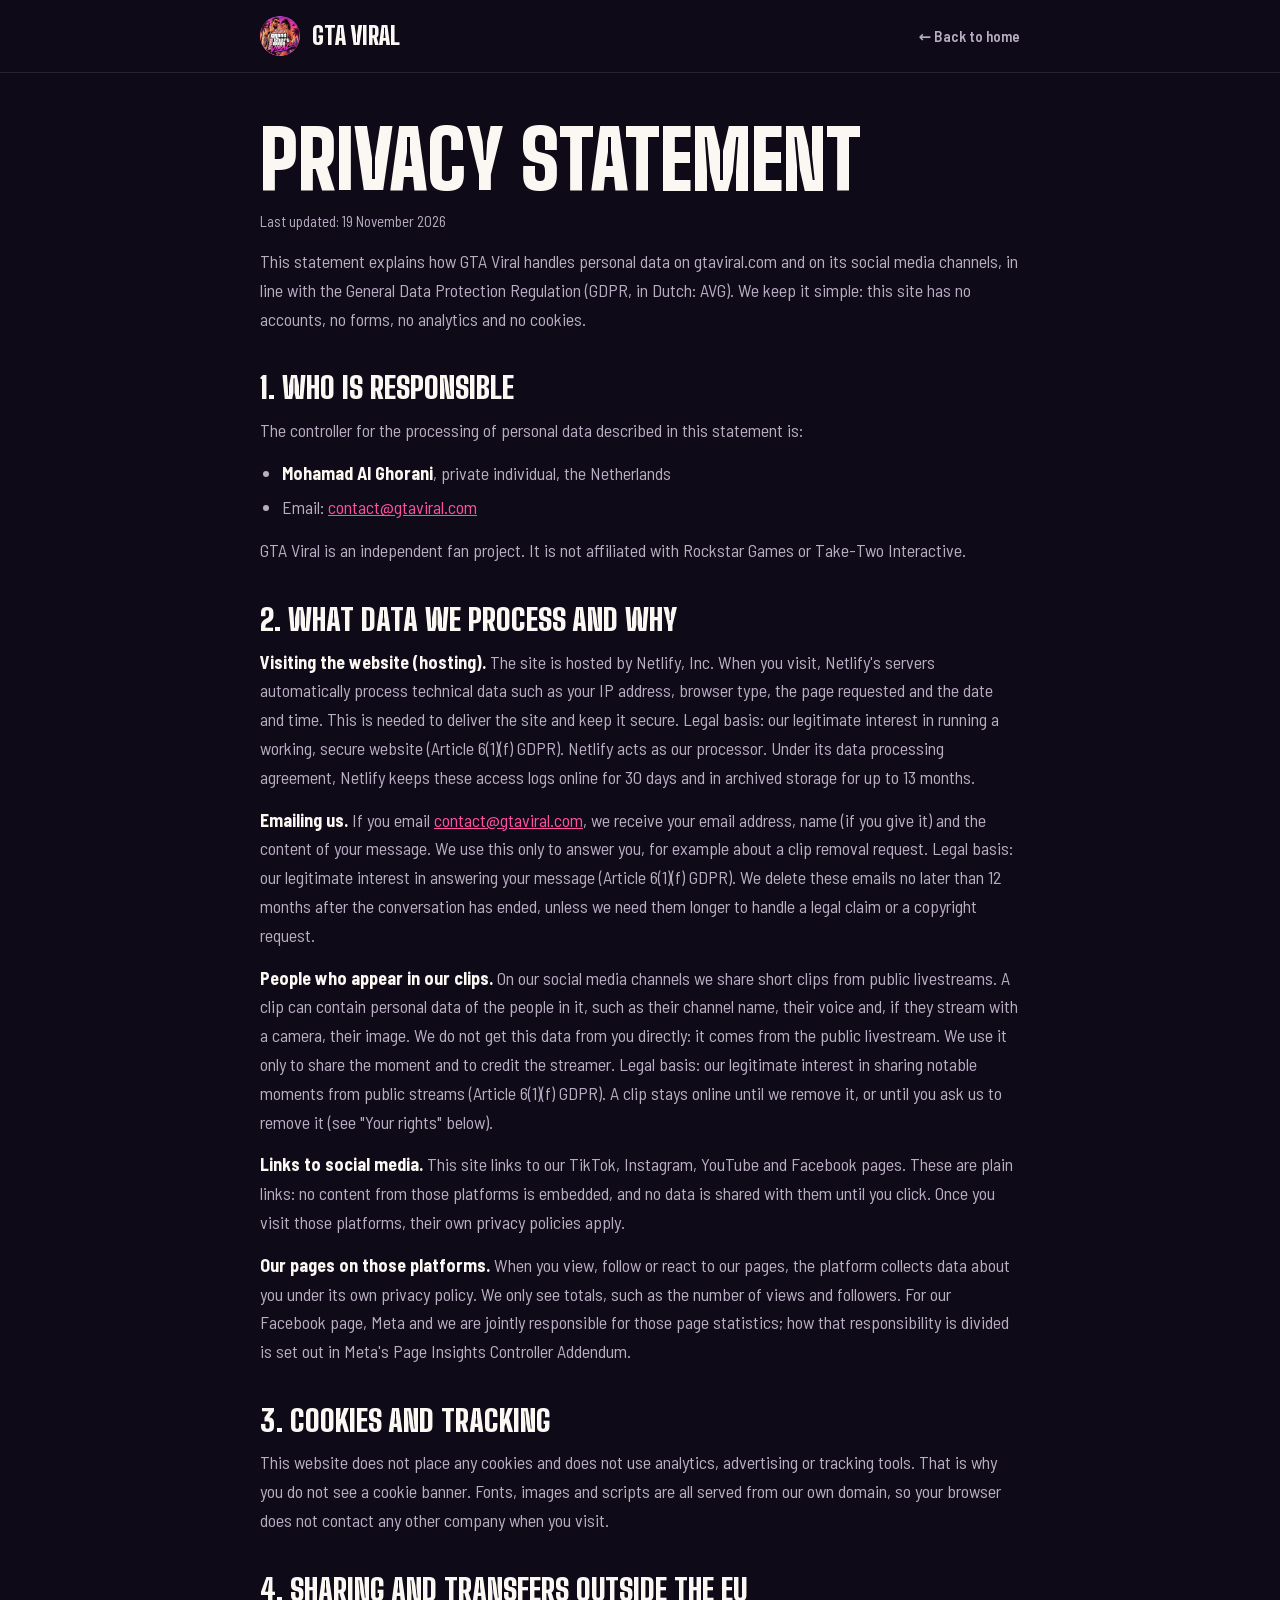
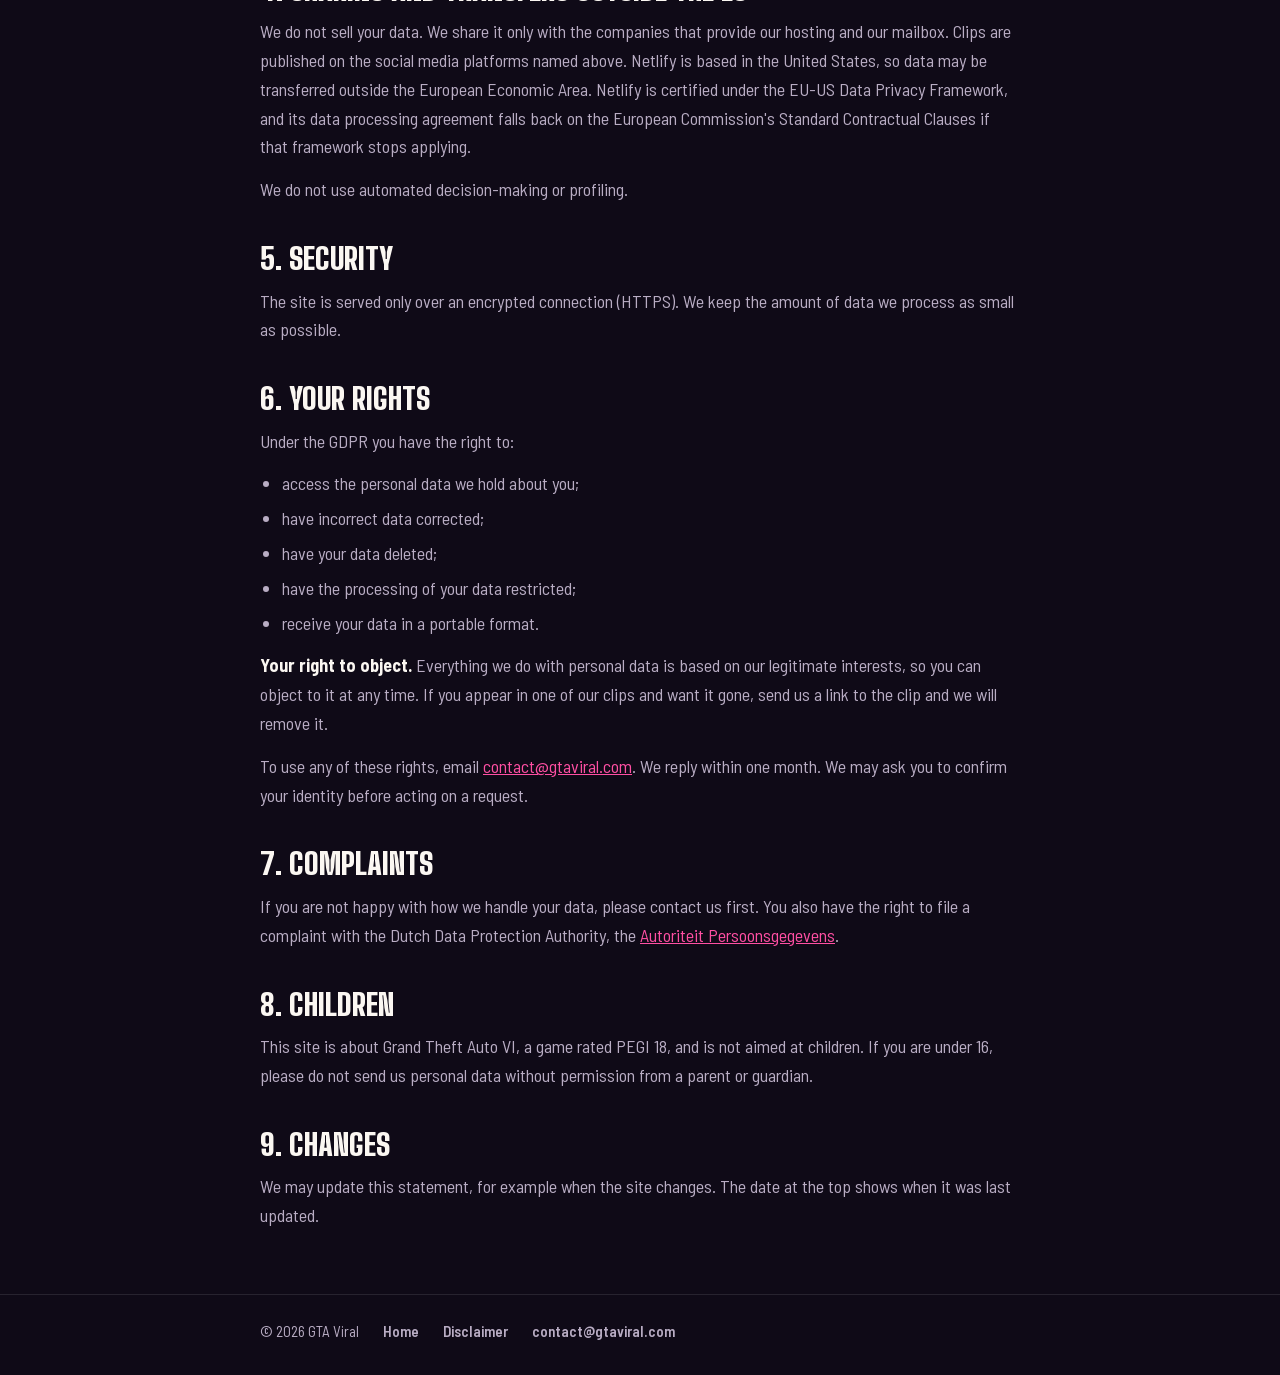
<file: privacy.html>
<!DOCTYPE html>
<html lang="en">
<head>
<meta charset="utf-8">
<meta name="viewport" content="width=device-width, initial-scale=1">
<title>Privacy Statement | GTA Viral</title>
<meta name="description" content="How GTA Viral handles personal data under the GDPR (AVG): what is collected, why, how long it is kept and what your rights are.">
<meta name="robots" content="index, follow">
<meta name="theme-color" content="#12081f">
<link rel="canonical" href="https://gtaviral.com/privacy.html">
<link rel="icon" href="/favicon.png" type="image/png" sizes="48x48">
<link rel="apple-touch-icon" href="assets/apple-touch-icon.png">
<link rel="stylesheet" href="assets/fonts.css">
<link rel="stylesheet" href="assets/legal.css">
</head>
<body>

<header class="top">
  <div class="container">
    <a class="brand" href="/"><img src="assets/logo.webp" alt="" width="40" height="40">GTA Viral</a>
    <a class="back" href="/">← Back to home</a>
  </div>
</header>

<main class="container">
  <h1>Privacy Statement</h1>
  <p class="updated">Last updated: 19 November 2026</p>

  <p>This statement explains how GTA Viral handles personal data on gtaviral.com and on its social media channels, in line with the General Data Protection Regulation (GDPR, in Dutch: AVG). We keep it simple: this site has no accounts, no forms, no analytics and no cookies.</p>

  <h2>1. Who is responsible</h2>
  <p>The controller for the processing of personal data described in this statement is:</p>
  <ul>
    <li><strong>Mohamad Al Ghorani</strong>, private individual, the Netherlands</li>
    <li>Email: <a href="mailto:contact@gtaviral.com">contact@gtaviral.com</a></li>
  </ul>
  <p>GTA Viral is an independent fan project. It is not affiliated with Rockstar Games or Take-Two Interactive.</p>

  <h2>2. What data we process and why</h2>

  <p><strong>Visiting the website (hosting).</strong> The site is hosted by Netlify, Inc. When you visit, Netlify's servers automatically process technical data such as your IP address, browser type, the page requested and the date and time. This is needed to deliver the site and keep it secure. Legal basis: our legitimate interest in running a working, secure website (Article 6(1)(f) GDPR). Netlify acts as our processor. Under its data processing agreement, Netlify keeps these access logs online for 30 days and in archived storage for up to 13 months.</p>

  <p><strong>Emailing us.</strong> If you email <a href="mailto:contact@gtaviral.com">contact@gtaviral.com</a>, we receive your email address, name (if you give it) and the content of your message. We use this only to answer you, for example about a clip removal request. Legal basis: our legitimate interest in answering your message (Article 6(1)(f) GDPR). We delete these emails no later than 12 months after the conversation has ended, unless we need them longer to handle a legal claim or a copyright request.</p>

  <p><strong>People who appear in our clips.</strong> On our social media channels we share short clips from public livestreams. A clip can contain personal data of the people in it, such as their channel name, their voice and, if they stream with a camera, their image. We do not get this data from you directly: it comes from the public livestream. We use it only to share the moment and to credit the streamer. Legal basis: our legitimate interest in sharing notable moments from public streams (Article 6(1)(f) GDPR). A clip stays online until we remove it, or until you ask us to remove it (see "Your rights" below).</p>

  <p><strong>Links to social media.</strong> This site links to our TikTok, Instagram, YouTube and Facebook pages. These are plain links: no content from those platforms is embedded, and no data is shared with them until you click. Once you visit those platforms, their own privacy policies apply.</p>

  <p><strong>Our pages on those platforms.</strong> When you view, follow or react to our pages, the platform collects data about you under its own privacy policy. We only see totals, such as the number of views and followers. For our Facebook page, Meta and we are jointly responsible for those page statistics; how that responsibility is divided is set out in Meta's Page Insights Controller Addendum.</p>

  <h2>3. Cookies and tracking</h2>
  <p>This website does not place any cookies and does not use analytics, advertising or tracking tools. That is why you do not see a cookie banner. Fonts, images and scripts are all served from our own domain, so your browser does not contact any other company when you visit.</p>

  <h2>4. Sharing and transfers outside the EU</h2>
  <p>We do not sell your data. We share it only with the companies that provide our hosting and our mailbox. Clips are published on the social media platforms named above. Netlify is based in the United States, so data may be transferred outside the European Economic Area. Netlify is certified under the EU-US Data Privacy Framework, and its data processing agreement falls back on the European Commission's Standard Contractual Clauses if that framework stops applying.</p>
  <p>We do not use automated decision-making or profiling.</p>

  <h2>5. Security</h2>
  <p>The site is served only over an encrypted connection (HTTPS). We keep the amount of data we process as small as possible.</p>

  <h2>6. Your rights</h2>
  <p>Under the GDPR you have the right to:</p>
  <ul>
    <li>access the personal data we hold about you;</li>
    <li>have incorrect data corrected;</li>
    <li>have your data deleted;</li>
    <li>have the processing of your data restricted;</li>
    <li>receive your data in a portable format.</li>
  </ul>
  <p><strong>Your right to object.</strong> Everything we do with personal data is based on our legitimate interests, so you can object to it at any time. If you appear in one of our clips and want it gone, send us a link to the clip and we will remove it.</p>
  <p>To use any of these rights, email <a href="mailto:contact@gtaviral.com">contact@gtaviral.com</a>. We reply within one month. We may ask you to confirm your identity before acting on a request.</p>

  <h2>7. Complaints</h2>
  <p>If you are not happy with how we handle your data, please contact us first. You also have the right to file a complaint with the Dutch Data Protection Authority, the <a href="https://autoriteitpersoonsgegevens.nl" target="_blank" rel="noopener">Autoriteit Persoonsgegevens</a>.</p>

  <h2>8. Children</h2>
  <p>This site is about Grand Theft Auto VI, a game rated PEGI 18, and is not aimed at children. If you are under 16, please do not send us personal data without permission from a parent or guardian.</p>

  <h2>9. Changes</h2>
  <p>We may update this statement, for example when the site changes. The date at the top shows when it was last updated.</p>
</main>

<footer class="footer">
  <div class="container">
    <span>© 2026 GTA Viral</span>
    <a href="/">Home</a>
    <a href="disclaimer.html">Disclaimer</a>
    <a href="mailto:contact@gtaviral.com">contact@gtaviral.com</a>
  </div>
</footer>

</body>
</html>
</file>
<file: assets/fonts.css>
/* Self-hosted fonts, so visitors' browsers never contact a third-party font server.
   Both families are under the SIL Open Font License 1.1 (see fonts/OFL-*.txt). */
@font-face{font-family:"Big Shoulders Display";font-style:normal;font-weight:800 900;font-display:swap;src:url(fonts/big-shoulders-display-latin.woff2) format("woff2")}
@font-face{font-family:"Barlow Semi Condensed";font-style:normal;font-weight:400;font-display:swap;src:url(fonts/barlow-semi-condensed-400-latin.woff2) format("woff2")}
@font-face{font-family:"Barlow Semi Condensed";font-style:normal;font-weight:600;font-display:swap;src:url(fonts/barlow-semi-condensed-600-latin.woff2) format("woff2")}
@font-face{font-family:"Barlow Semi Condensed";font-style:normal;font-weight:700;font-display:swap;src:url(fonts/barlow-semi-condensed-700-latin.woff2) format("woff2")}
</file>
<file: assets/legal.css>
/* Shared styles for the legal pages (privacy, disclaimer). Same tokens as index.html. */
:root{
  --bg:#0f0a17;
  --line:rgba(255,255,255,.10);
  --text:#fbf7f2;
  --muted:#b9adc4;
  --accent:#ff4fa3;
  --display:"Big Shoulders Display","Impact","Arial Narrow",sans-serif;
  --body:"Barlow Semi Condensed","Arial Narrow",system-ui,sans-serif;
  color-scheme:dark;
}
*,*::before,*::after{box-sizing:border-box}
body{margin:0;background:var(--bg);color:var(--text);font-family:var(--body);font-size:18px;line-height:1.6;-webkit-font-smoothing:antialiased}
a{color:var(--accent)}
:focus-visible{outline:2px solid var(--text);outline-offset:3px}
.container{width:min(760px,100% - 32px);margin-inline:auto}
.top{border-bottom:1px solid var(--line)}
.top .container{display:flex;align-items:center;justify-content:space-between;gap:16px;height:72px}
.brand{display:inline-flex;align-items:center;gap:12px;color:var(--text);text-decoration:none;font-family:var(--display);font-weight:900;font-size:24px;text-transform:uppercase}
.brand img{width:40px;height:40px;border-radius:50%}
.back{font-size:15px;font-weight:600;color:var(--muted);text-decoration:none}
.back:hover{color:var(--text)}
main{padding-block:48px 64px}
h1,h2{font-family:var(--display);font-weight:900;text-transform:uppercase;line-height:.95;margin:0}
h1{font-size:clamp(48px,9vw,80px)}
h2{font-size:30px;margin-top:40px}
p,ul{margin:14px 0 0;color:var(--muted)}
ul{padding-left:22px}
li+li{margin-top:6px}
strong{color:var(--text)}
.updated{margin-top:12px;font-size:15px}
.footer{border-top:1px solid var(--line);padding-block:24px 32px;font-size:15px;color:var(--muted)}
.footer .container{display:flex;flex-wrap:wrap;gap:8px 24px}
.footer a{color:var(--muted);text-decoration:none;font-weight:600}
.footer a:hover{color:var(--text)}
</file>
